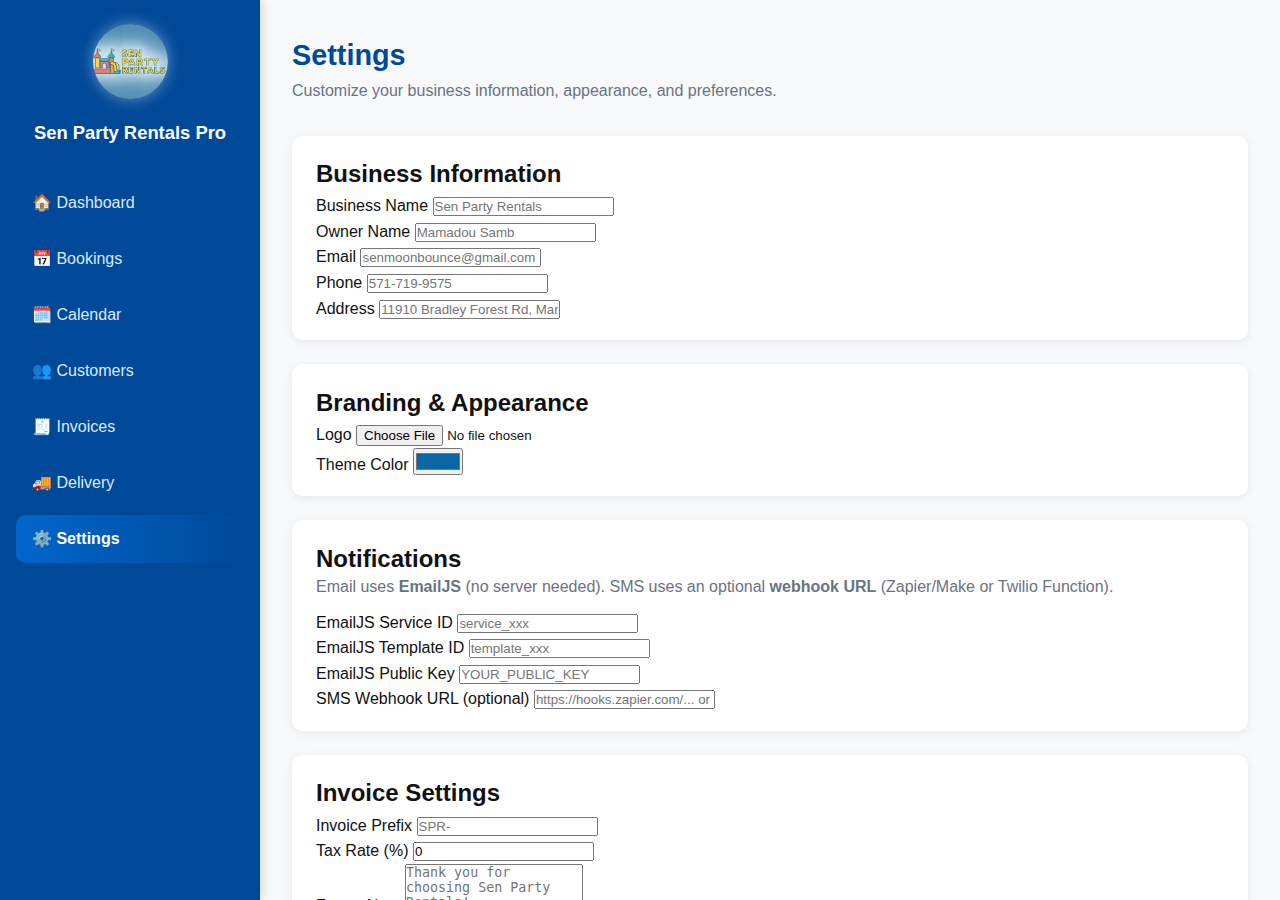
<file: settings.html>
<!DOCTYPE html>
<html lang="en">
<head>
<meta charset="UTF-8">
<meta name="viewport" content="width=device-width, initial-scale=1.0">
<title>Settings — Sen Party Rentals Pro</title>
<link rel="stylesheet" href="style.css">
</head>
<body>

<!-- Sidebar -->
<aside class="sidebar">
  <div class="logo">
    <img src="02B58D79-6737-47EA-8099-73006879E55A Small.jpeg" alt="Logo">
    <h2>Sen Party Rentals Pro</h2>
  </div>
  <nav>
    <a href="index.html">🏠 Dashboard</a>
    <a href="bookings.html">📅 Bookings</a>
    <a href="calendar.html">🗓️ Calendar</a>
    <a href="customers.html">👥 Customers</a>
    <a href="invoices.html">🧾 Invoices</a>
    <a href="delivery.html">🚚 Delivery</a>
    <a href="settings.html" class="active">⚙️ Settings</a>
  </nav>
</aside>

<!-- Main -->
<main class="main">
  <header class="topbar">
    <div>
      <h1>Settings</h1>
      <p class="muted">Customize your business information, appearance, and preferences.</p>
    </div>
  </header>

  <section class="card">
    <h2>Business Information</h2>
    <div class="form-grid">
      <div>
        <label>Business Name</label>
        <input id="bizName" placeholder="Sen Party Rentals">
      </div>
      <div>
        <label>Owner Name</label>
        <input id="ownerName" placeholder="Mamadou Samb">
      </div>
      <div>
        <label>Email</label>
        <input id="bizEmail" type="email" placeholder="senmoonbounce@gmail.com">
      </div>
      <div>
        <label>Phone</label>
        <input id="bizPhone" placeholder="571-719-9575">
      </div>
      <div class="wide">
        <label>Address</label>
        <input id="bizAddress" placeholder="11910 Bradley Forest Rd, Manassas, VA">
      </div>
    </div>
  </section>

  <section class="card">
    <h2>Branding & Appearance</h2>
    <div class="form-grid">
      <div>
        <label>Logo</label>
        <input type="file" id="bizLogo" accept="image/*">
        <img id="logoPreview" style="max-width:150px;margin-top:10px;border-radius:8px;">
      </div>
      <div>
        <label>Theme Color</label>
        <input type="color" id="themeColor" value="#0b67a3">
      </div>
    </div>
  </section>
<section class="card">
  <h2>Notifications</h2>
  <p class="muted" style="margin:-4px 0 10px">
    Email uses <b>EmailJS</b> (no server needed). SMS uses an optional <b>webhook URL</b> (Zapier/Make or Twilio Function).
  </p>
  <div class="form-grid">
    <div>
      <label>EmailJS Service ID</label>
      <input id="ejService" placeholder="service_xxx">
    </div>
    <div>
      <label>EmailJS Template ID</label>
      <input id="ejTemplate" placeholder="template_xxx">
    </div>
    <div>
      <label>EmailJS Public Key</label>
      <input id="ejPublic" placeholder="YOUR_PUBLIC_KEY">
    </div>
    <div class="wide">
      <label>SMS Webhook URL (optional)</label>
      <input id="smsWebhook" placeholder="https://hooks.zapier.com/... or your Twilio Function URL">
    </div>
  </div>
</section>
  <section class="card">
    <h2>Invoice Settings</h2>
    <div class="form-grid">
      <div>
        <label>Invoice Prefix</label>
        <input id="invoicePrefix" placeholder="SPR-">
      </div>
      <div>
        <label>Tax Rate (%)</label>
        <input id="taxRate" type="number" value="0" step="0.1">
      </div>
      <div class="wide">
        <label>Footer Note</label>
        <textarea id="invoiceFooter" rows="3" placeholder="Thank you for choosing Sen Party Rentals!"></textarea>
      </div>
    </div>
  </section>

  <div class="toolbar">
    <button id="saveSettings" class="btn-primary">Save Settings</button>
    <span id="settingsMsg" class="muted"></span>
  </div>

  <footer>
    <p>© 2025 Sen Party Rentals Pro — Settings</p>
  </footer>
</main>

<script>
document.addEventListener('DOMContentLoaded', () => {
  const els = {
    bizName: document.getElementById('bizName'),
    ownerName: document.getElementById('ownerName'),
    bizEmail: document.getElementById('bizEmail'),
    bizPhone: document.getElementById('bizPhone'),
    bizAddress: document.getElementById('bizAddress'),
    bizLogo: document.getElementById('bizLogo'),
    logoPreview: document.getElementById('logoPreview'),
    themeColor: document.getElementById('themeColor'),
    invoicePrefix: document.getElementById('invoicePrefix'),
    taxRate: document.getElementById('taxRate'),
    invoiceFooter: document.getElementById('invoiceFooter'),
    saveBtn: document.getElementById('saveSettings'),
    msg: document.getElementById('settingsMsg'),
  };

  const KEY = 'spr.settings';
  const load = () => JSON.parse(localStorage.getItem(KEY) || '{}');
  const save = data => localStorage.setItem(KEY, JSON.stringify(data));

  // Load existing
  const data = load();
  Object.keys(els).forEach(k => {
    if (data[k] && els[k].tagName !== 'IMG') els[k].value = data[k];
    if (k === 'bizLogo' && data.logoData) els.logoPreview.src = data.logoData;
  });

  // Logo preview
  els.bizLogo.addEventListener('change', e => {
    const file = e.target.files[0];
    if (!file) return;
    const reader = new FileReader();
    reader.onload = () => els.logoPreview.src = reader.result;
    reader.readAsDataURL(file);
  });

  // Save
  els.saveBtn.addEventListener('click', () => {
    const settings = {};
    Object.keys(els).forEach(k => {
      if (k !== 'bizLogo' && k !== 'logoPreview' && k !== 'saveBtn' && k !== 'msg')
        settings[k] = els[k].value;
    });
    if (els.logoPreview.src) settings.logoData = els.logoPreview.src;
    save(settings);
    els.msg.textContent = 'Settings saved successfully ✓';
    setTimeout(() => els.msg.textContent = '', 2000);
  });
});
</script>
</body>
</html>
</file>
<file: style.css>
/* ===========================================================
   SEN PARTY RENTALS PRO — STYLE.CSS
   Professional Booking Dashboard Theme
   Author: Mamadou Samb + ChatGPT
   =========================================================== */

/* ---------- Root Theme ---------- */
:root {
  --brand: #0066cc;
  --brand-dark: #004999;
  --brand-light: #eaf4ff;
  --gold: #f2c94c;
  --muted: #6b7280;
  --bg: #f7f9fb;
  --card: #ffffff;
  --radius: 10px;
  --shadow: 0 2px 8px rgba(0, 0, 0, 0.08);
}

/* ---------- Reset ---------- */
* {
  box-sizing: border-box;
  margin: 0;
  padding: 0;
}
html, body {
  font-family: "Inter", "Segoe UI", Arial, sans-serif;
  background: var(--bg);
  color: #111;
  height: 100%;
  line-height: 1.6;
}
a { text-decoration: none; color: inherit; }

/* ---------- Layout ---------- */
body {
  display: flex;
  min-height: 100vh;
}
.sidebar {
  background: var(--brand-dark);
  color: #fff;
  width: 260px;
  display: flex;
  flex-direction: column;
  padding: 1.5rem 1rem;
  box-shadow: 2px 0 10px rgba(0,0,0,0.15);
  position: sticky;
  top: 0;
  height: 100vh;
}
.logo {
  text-align: center;
  margin-bottom: 2rem;
}
.logo img {
  width: 75px;
  height: 75px;
  border-radius: 50%;
  object-fit: cover;
  box-shadow: 0 0 15px rgba(255,255,255,0.4);
}
.logo h2 {
  margin-top: 0.7rem;
  font-size: 1.15rem;
  font-weight: 700;
}
.sidebar nav {
  flex-grow: 1;
  display: flex;
  flex-direction: column;
  gap: 0.5rem;
}
.sidebar nav a {
  display: block;
  padding: 0.7rem 1rem;
  border-radius: var(--radius);
  color: #dbeafe;
  font-weight: 500;
  transition: all 0.25s ease;
}
.sidebar nav a:hover {
  background: rgba(255,255,255,0.12);
  transform: translateX(3px);
}
.sidebar nav a.active {
  background: linear-gradient(90deg, var(--brand), var(--brand-dark));
  font-weight: 600;
  color: #fff;
}
.logout {
  margin-top: auto;
}
.btn-logout {
  background: transparent;
  border: 1px solid rgba(255,255,255,0.3);
  color: #fff;
  padding: 0.6rem 0.9rem;
  border-radius: var(--radius);
  width: 100%;
  font-weight: 600;
  cursor: pointer;
  transition: 0.25s;
}
.btn-logout:hover {
  background: rgba(255,255,255,0.2);
}

/* ---------- Main ---------- */
.main {
  flex: 1;
  padding: 2rem;
  overflow-y: auto;
}
.topbar {
  display: flex;
  align-items: center;
  justify-content: space-between;
  margin-bottom: 2rem;
  flex-wrap: wrap;
}
.topbar h1 {
  font-size: 1.8rem;
  color: var(--brand-dark);
}
.muted {
  color: var(--muted);
}

/* ---------- Cards ---------- */
.card {
  background: var(--card);
  border-radius: var(--radius);
  box-shadow: var(--shadow);
  padding: 1.2rem 1.5rem;
  margin-bottom: 1.5rem;
}
.card-header {
  display: flex;
  align-items: center;
  justify-content: space-between;
  flex-wrap: wrap;
  margin-bottom: 1rem;
}
.card-header h2 {
  font-size: 1.3rem;
  font-weight: 700;
  color: var(--brand-dark);
}

/* ---------- Buttons ---------- */
.btn,
.btn-primary,
.btn-outline,
.btn-success,
.btn-warning {
  border: none;
  border-radius: var(--radius);
  padding: 0.6rem 1rem;
  font-weight: 600;
  cursor: pointer;
  transition: all 0.25s ease;
  font-size: 0.95rem;
}
.btn { background: #f3f4f6; color: #111; }
.btn:hover { background: #e5e7eb; }

.btn-primary {
  background: var(--brand);
  color: #fff;
  box-shadow: 0 3px 10px rgba(0,102,204,0.25);
}
.btn-primary:hover { background: #005bb5; }

.btn-outline {
  background: #fff;
  border: 1px solid var(--brand);
  color: var(--brand-dark);
}
.btn-outline:hover { background: var(--brand-light); }

.btn-success { background: #16a34a; color: #fff; }
.btn-success:hover { background: #15803d; }

.btn-warning { background: var(--gold); color: #111; }
.btn-warning:hover { background: #f0c130; }

/* ---------- Stats Grid ---------- */
.stats-grid {
  display: grid;
  grid-template-columns: repeat(auto-fit, minmax(220px, 1fr));
  gap: 1rem;
}
.stat {
  text-align: center;
  background: linear-gradient(145deg, #ffffff, #f0f4f9);
  border: 1px solid #e5e7eb;
  border-radius: var(--radius);
  padding: 1rem;
  transition: 0.3s;
}
.stat:hover {
  transform: translateY(-3px);
  box-shadow: 0 4px 12px rgba(0,0,0,0.08);
}
.stat-value {
  font-size: 2rem;
  font-weight: 700;
  color: var(--brand-dark);
  margin-top: 0.5rem;
}

/* ---------- Agenda ---------- */
.agenda-list {
  list-style: none;
  padding-left: 0;
  margin-top: 1rem;
}
.agenda-list li {
  background: #f9fafb;
  border-radius: var(--radius);
  padding: 0.8rem 1rem;
  margin-bottom: 0.6rem;
  border-left: 5px solid var(--brand);
  transition: 0.25s;
}
.agenda-list li:hover {
  background: var(--brand-light);
}

/* ---------- Pills ---------- */
.pill {
  display: inline-block;
  padding: 0.25rem 0.6rem;
  font-size: 0.75rem;
  border-radius: 999px;
  color: #fff;
  font-weight: 600;
}
.pill.delivery { background: #16a34a; }
.pill.pickup { background: var(--gold); color: #111; }

/* ---------- Footer ---------- */
footer {
  text-align: center;
  color: var(--muted);
  font-size: 0.9rem;
  margin-top: 3rem;
}

/* ---------- Responsive ---------- */
@media (max-width: 850px) {
  .sidebar { display: none; }
  .main { padding: 1rem; }
  .topbar { flex-direction: column; align-items: flex-start; gap: 0.5rem; }
  .biz-info { text-align: left; }
}

/* ===========================================================
   🌙 DARK MODE SUPPORT
   =========================================================== */
body.dark {
  --bg: #0d1117;
  --card: #161b22;
  --brand: #1f6feb;
  --brand-dark: #0a58ca;
  --brand-light: #1c2333;
  --gold: #facc15;
  --muted: #9ca3af;
  color: #e5e7eb;
}
body.dark .sidebar {
  background: #111827;
  color: #d1d5db;
}
body.dark .sidebar nav a.active {
  background: linear-gradient(90deg, var(--brand), var(--brand-dark));
}
body.dark .card {
  background: #1f2937;
  color: #e5e7eb;
}
body.dark .agenda-list li {
  background: #111827;
  border-left-color: var(--brand);
}
body.dark .stat {
  background: #1e293b;
  border-color: #2d3648;
}
body.dark footer {
  color: #9ca3af;
}
body.dark .btn {
  background: #374151;
  color: #e5e7eb;
}
body.dark .btn-primary {
  background: var(--brand);
}
body.dark .btn-outline {
  border-color: var(--brand);
  color: var(--brand);
}
body.dark .btn-success {
  background: #22c55e;
}
body.dark .btn-warning {
  background: #eab308;
}
</file>
